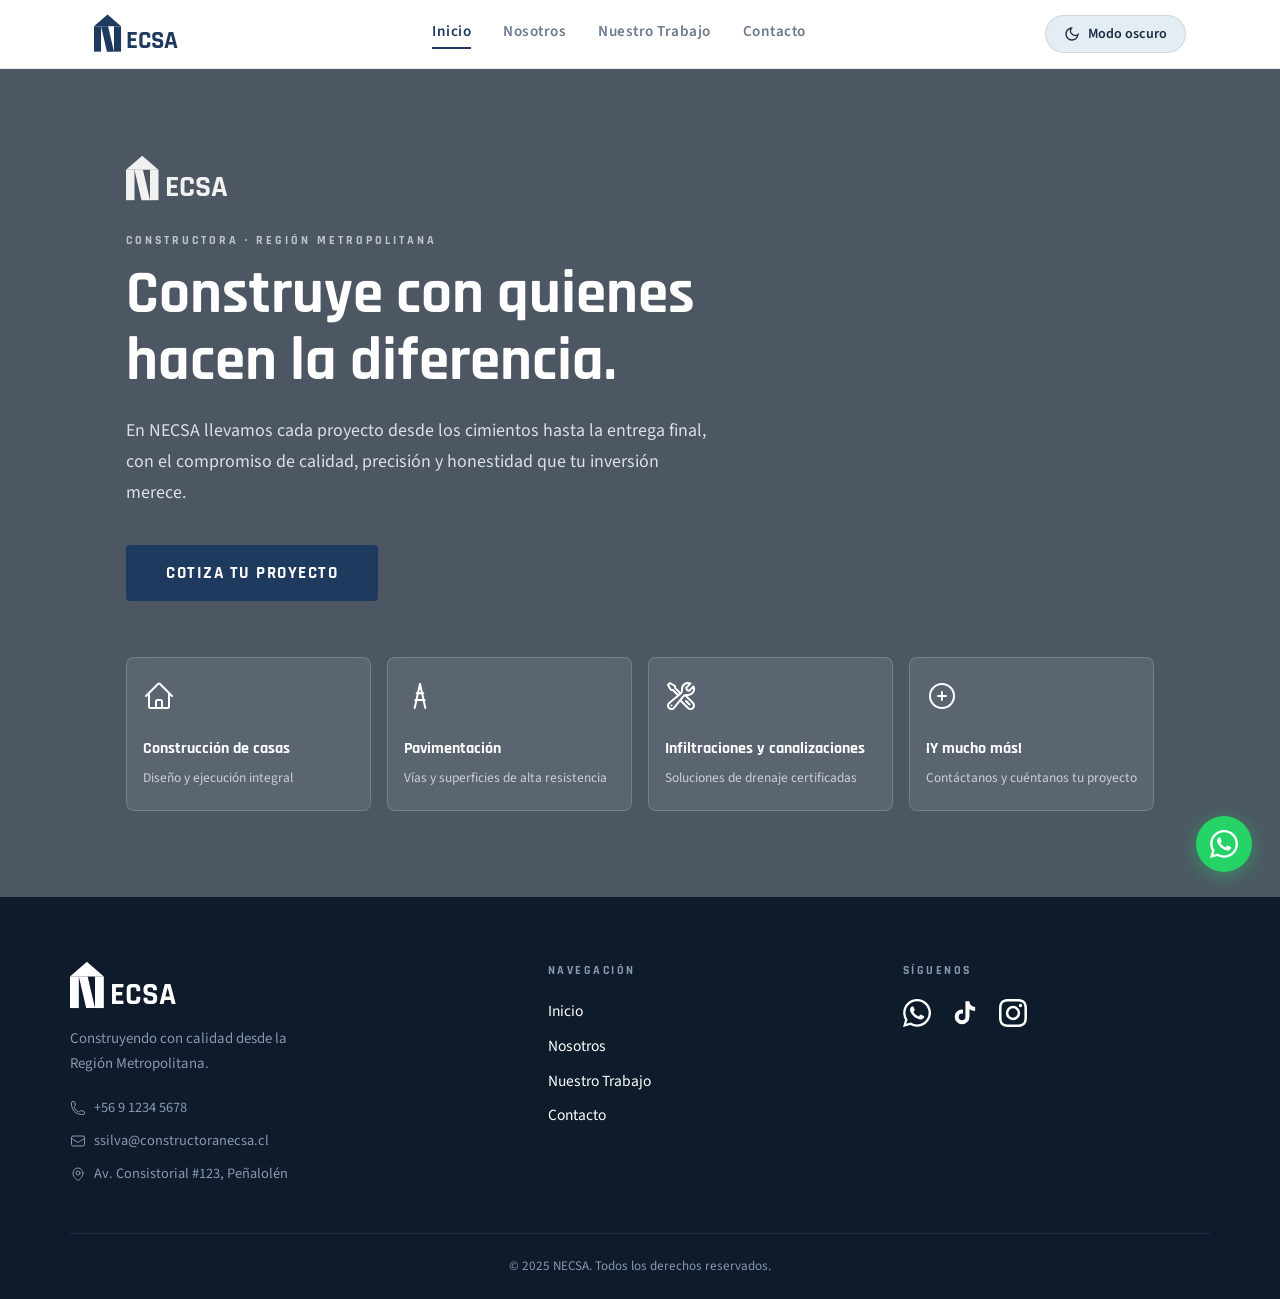
<file: index.html>
<!DOCTYPE html>
<html lang="es" data-theme="light">
<head>
  <meta charset="UTF-8" />
  <meta name="viewport" content="width=device-width, initial-scale=1.0" />
  <meta name="description" content="NECSA Constructora — Construcción de casas, pavimentación e infiltraciones en la Región Metropolitana de Santiago. Cotiza sin compromiso." />
  <link rel="icon" type="image/svg+xml" href="favicon.svg" />
  <title>NECSA — Inicio</title>
  <link rel="preconnect" href="https://fonts.googleapis.com" />
  <link rel="preconnect" href="https://fonts.gstatic.com" crossorigin />
  <link href="https://fonts.googleapis.com/css2?family=Rajdhani:wght@400;500;600;700&family=Source+Sans+3:wght@300;400;600;700&display=swap" rel="stylesheet" />
  <link rel="stylesheet" href="styles.css" />
</head>
<body>

  <!-- NAV -->
  <header class="navbar">
    <div class="container">
      <a href="index.html" class="nav-logo" aria-label="NECSA">
        <svg class="logo-svg logo-nav" xmlns="http://www.w3.org/2000/svg" viewBox="0 0 168 68" aria-hidden="true">
          <g fill="currentColor">
            <polygon points="0,21 23,1 46,21"/>
            <rect x="0" y="21" width="12" height="43"/>
            <polygon points="12,21 24,21 34,64 22,64"/>
            <rect x="34" y="21" width="12" height="43"/>
          </g>
          <text x="55" y="58" font-family="'Rajdhani', sans-serif" font-size="42" font-weight="700" fill="currentColor">ECSA</text>
        </svg>
      </a>
      <nav class="nav-links">
        <a href="index.html" class="active">Inicio</a>
        <a href="nosotros.html">Nosotros</a>
        <a href="trabajo.html">Nuestro Trabajo</a>
        <a href="contacto.html">Contacto</a>
      </nav>
      <div class="nav-right">
        <button class="theme-toggle" id="themeToggle" aria-label="Cambiar tema">
          <svg id="iconSun" xmlns="http://www.w3.org/2000/svg" fill="none" viewBox="0 0 24 24" stroke="currentColor" stroke-width="2" style="display:none">
            <circle cx="12" cy="12" r="5"/><line x1="12" y1="1" x2="12" y2="3"/><line x1="12" y1="21" x2="12" y2="23"/><line x1="4.22" y1="4.22" x2="5.64" y2="5.64"/><line x1="18.36" y1="18.36" x2="19.78" y2="19.78"/><line x1="1" y1="12" x2="3" y2="12"/><line x1="21" y1="12" x2="23" y2="12"/><line x1="4.22" y1="19.78" x2="5.64" y2="18.36"/><line x1="18.36" y1="5.64" x2="19.78" y2="4.22"/>
          </svg>
          <svg id="iconMoon" xmlns="http://www.w3.org/2000/svg" fill="none" viewBox="0 0 24 24" stroke="currentColor" stroke-width="2">
            <path d="M21 12.79A9 9 0 1111.21 3a7 7 0 009.79 9.79z"/>
          </svg>
          <span id="themeLabel" class="toggle-label">Modo oscuro</span>
        </button>
        <button class="hamburger" id="hamburger" aria-label="Menú">
          <span></span><span></span><span></span>
        </button>
      </div>
    </div>
    <nav class="mobile-nav" id="mobileNav">
      <a href="index.html" class="active">Inicio</a>
      <a href="nosotros.html">Nosotros</a>
      <a href="trabajo.html">Nuestro Trabajo</a>
      <a href="contacto.html">Contacto</a>
    </nav>
  </header>

  <!-- HERO -->
  <section class="hero-section-bg">
    <div class="hero-overlay"></div>
    <div class="container">
      <div class="hero-inner">
        <div class="hero-content">
          <div class="hero-logo-wrap">
            <svg class="logo-svg logo-hero" xmlns="http://www.w3.org/2000/svg" viewBox="0 0 168 68" aria-label="NECSA">
              <g fill="currentColor">
                <polygon points="0,21 23,1 46,21"/>
                <rect x="0" y="21" width="12" height="43"/>
                <polygon points="12,21 24,21 34,64 22,64"/>
                <rect x="34" y="21" width="12" height="43"/>
              </g>
              <text x="55" y="58" font-family="'Rajdhani', sans-serif" font-size="42" font-weight="700" fill="currentColor">ECSA</text>
            </svg>
          </div>
          <span class="section-label">Constructora · Región Metropolitana</span>
          <h1>Construye con quienes hacen la diferencia.</h1>
          <p>En NECSA llevamos cada proyecto desde los cimientos hasta la entrega final, con el compromiso de calidad, precisión y honestidad que tu inversión merece.</p>
          <a href="contacto.html" class="btn-primary">Cotiza tu proyecto</a>
        </div>
        <div class="hero-features">
          <div class="hero-card">
            <div class="icon"><svg width="32" height="32" viewBox="0 0 24 24" fill="none" stroke="currentColor" stroke-width="1.5" stroke-linecap="round" stroke-linejoin="round"><path d="M2.25 12l8.954-8.955a1.126 1.126 0 011.591 0L21.75 12M4.5 9.75v10.125c0 .621.504 1.125 1.125 1.125H9.75v-4.875c0-.621.504-1.125 1.125-1.125h2.25c.621 0 1.125.504 1.125 1.125V21h4.125c.621 0 1.125-.504 1.125-1.125V9.75M8.25 21h8.25"/></svg></div>
            <h3>Construcción de casas</h3>
            <p>Diseño y ejecución integral</p>
          </div>
          <div class="hero-card">
            <div class="icon"><svg width="32" height="32" viewBox="0 0 24 24" fill="none" stroke="currentColor" stroke-width="1.5" stroke-linecap="round" stroke-linejoin="round"><line x1="12" y1="3" x2="8" y2="21"/><line x1="12" y1="3" x2="16" y2="21"/><line x1="9.5" y1="10" x2="14.5" y2="10"/><line x1="8.5" y1="15" x2="15.5" y2="15"/></svg></div>
            <h3>Pavimentación</h3>
            <p>Vías y superficies de alta resistencia</p>
          </div>
          <div class="hero-card">
            <div class="icon"><svg width="32" height="32" viewBox="0 0 24 24" fill="none" stroke="currentColor" stroke-width="1.5" stroke-linecap="round" stroke-linejoin="round"><path d="M11.42 15.17L17.25 21A2.652 2.652 0 0021 17.25l-5.877-5.877M11.42 15.17l2.496-3.03c.317-.384.74-.626 1.208-.766M11.42 15.17l-4.655 5.653a2.548 2.548 0 11-3.586-3.586l6.837-5.63m5.108-.233c.55-.164 1.163-.188 1.743-.14a4.5 4.5 0 004.486-6.336l-3.276 3.277a3.004 3.004 0 01-2.25-2.25l3.276-3.276a4.5 4.5 0 00-6.336 4.486c.091 1.076-.071 2.264-.904 2.95l-.102.085m-1.745 1.437L5.909 7.5H4.5L2.25 3.75l1.5-1.5L7.5 4.5v1.409l4.26 4.26m-1.745 1.437l1.745-1.437m6.615 8.206L15.75 15.75M4.867 19.125h.008v.008h-.008v-.008z"/></svg></div>
            <h3>Infiltraciones y canalizaciones</h3>
            <p>Soluciones de drenaje certificadas</p>
          </div>
          <div class="hero-card" onclick="location.href='contacto.html'">
            <div class="icon"><svg width="32" height="32" viewBox="0 0 24 24" fill="none" stroke="currentColor" stroke-width="1.5" stroke-linecap="round" stroke-linejoin="round"><path d="M12 9v6m3-3H9m12 0a9 9 0 11-18 0 9 9 0 0118 0z"/></svg></div>
            <h3>¡Y mucho más!</h3>
            <p>Contáctanos y cuéntanos tu proyecto</p>
          </div>
        </div>
      </div>
    </div>
  </section>

  <!-- FOOTER -->
  <footer class="site-footer">
    <div class="footer-grid">
      <div>
        <div class="footer-logo-wrap">
          <svg class="logo-svg logo-footer" xmlns="http://www.w3.org/2000/svg" viewBox="0 0 168 68" aria-label="NECSA">
            <g fill="currentColor">
              <polygon points="0,21 23,1 46,21"/>
              <rect x="0" y="21" width="12" height="43"/>
              <polygon points="12,21 24,21 34,64 22,64"/>
              <rect x="34" y="21" width="12" height="43"/>
            </g>
            <text x="55" y="58" font-family="'Rajdhani', sans-serif" font-size="42" font-weight="700" fill="currentColor">ECSA</text>
          </svg>
        </div>
        <p class="footer-tagline">Construyendo con calidad desde la Región Metropolitana.</p>
        <div class="footer-contact">
          <a href="tel:+56912345678" class="footer-contact-item"><svg width="16" height="16" viewBox="0 0 24 24" fill="none" stroke="currentColor" stroke-width="1.5" stroke-linecap="round" stroke-linejoin="round"><path d="M2.25 6.75c0 8.284 6.716 15 15 15h2.25a2.25 2.25 0 002.25-2.25v-1.372c0-.516-.351-.966-.852-1.091l-4.423-1.106c-.44-.11-.902.055-1.173.417l-.97 1.293c-.282.376-.769.542-1.21.38a12.035 12.035 0 01-7.143-7.143c-.162-.441.004-.928.38-1.21l1.293-.97c.363-.271.527-.734.417-1.173L6.963 3.102a1.125 1.125 0 00-1.091-.852H4.5A2.25 2.25 0 002.25 4.5v2.25z"/></svg>+56 9 1234 5678</a>
          <a href="mailto:ssilva@constructoranecsa.cl" class="footer-contact-item"><svg width="16" height="16" viewBox="0 0 24 24" fill="none" stroke="currentColor" stroke-width="1.5" stroke-linecap="round" stroke-linejoin="round"><path d="M21.75 6.75v10.5a2.25 2.25 0 01-2.25 2.25h-15a2.25 2.25 0 01-2.25-2.25V6.75m19.5 0A2.25 2.25 0 0019.5 4.5h-15a2.25 2.25 0 00-2.25 2.25m19.5 0v.243a2.25 2.25 0 01-1.07 1.916l-7.5 4.615a2.25 2.25 0 01-2.36 0L3.32 8.91a2.25 2.25 0 01-1.07-1.916V6.75"/></svg>ssilva@constructoranecsa.cl</a>
          <span class="footer-contact-item"><svg width="16" height="16" viewBox="0 0 24 24" fill="none" stroke="currentColor" stroke-width="1.5" stroke-linecap="round" stroke-linejoin="round"><path d="M15 10.5a3 3 0 11-6 0 3 3 0 016 0z"/><path d="M19.5 10.5c0 7.142-7.5 11.25-7.5 11.25S4.5 17.642 4.5 10.5a7.5 7.5 0 1115 0z"/></svg>Av. Consistorial #123, Peñalolén</span>
        </div>
      </div>
      <div class="footer-col">
        <h4>Navegación</h4>
        <nav class="footer-nav">
          <a href="index.html">Inicio</a>
          <a href="nosotros.html">Nosotros</a>
          <a href="trabajo.html">Nuestro Trabajo</a>
          <a href="contacto.html">Contacto</a>
        </nav>
      </div>
      <div class="footer-col">
        <h4>Síguenos</h4>
        <div class="social-icons">
          <a href="https://wa.me/56912345678" target="_blank" rel="noopener noreferrer" aria-label="WhatsApp">
            <svg xmlns="http://www.w3.org/2000/svg" width="28" height="28" viewBox="0 0 24 24" fill="currentColor">
              <path d="M17.472 14.382c-.297-.149-1.758-.867-2.03-.967-.273-.099-.471-.148-.67.15-.197.297-.767.966-.94 1.164-.173.199-.347.223-.644.075-.297-.15-1.255-.463-2.39-1.475-.883-.788-1.48-1.761-1.653-2.059-.173-.297-.018-.458.13-.606.134-.133.298-.347.446-.52.149-.174.198-.298.298-.497.099-.198.05-.371-.025-.52-.075-.149-.669-1.612-.916-2.207-.242-.579-.487-.5-.669-.51-.173-.008-.371-.01-.57-.01-.198 0-.52.074-.792.372-.272.297-1.04 1.016-1.04 2.479 0 1.462 1.065 2.875 1.213 3.074.149.198 2.096 3.2 5.077 4.487.709.306 1.262.489 1.694.625.712.227 1.36.195 1.871.118.571-.085 1.758-.719 2.006-1.413.248-.694.248-1.289.173-1.413-.074-.124-.272-.198-.57-.347m-5.421 7.403h-.004a9.87 9.87 0 01-5.031-1.378l-.361-.214-3.741.982.998-3.648-.235-.374a9.86 9.86 0 01-1.51-5.26c.001-5.45 4.436-9.884 9.888-9.884 2.64 0 5.122 1.03 6.988 2.898a9.825 9.825 0 012.893 6.994c-.003 5.45-4.437 9.884-9.885 9.884m8.413-18.297A11.815 11.815 0 0012.05 0C5.495 0 .16 5.335.157 11.892c0 2.096.547 4.142 1.588 5.945L.057 24l6.305-1.654a11.882 11.882 0 005.683 1.448h.005c6.554 0 11.89-5.335 11.893-11.893a11.821 11.821 0 00-3.48-8.413z"/>
            </svg>
          </a>
          <a href="https://www.tiktok.com/@necsa" target="_blank" rel="noopener noreferrer" aria-label="TikTok">
            <svg xmlns="http://www.w3.org/2000/svg" width="28" height="28" viewBox="0 0 24 24" fill="currentColor">
              <path d="M19.59 6.69a4.83 4.83 0 01-3.77-4.25V2h-3.45v13.67a2.89 2.89 0 01-2.88 2.5 2.89 2.89 0 01-2.89-2.89 2.89 2.89 0 012.89-2.89c.28 0 .54.04.79.1V9.01a6.33 6.33 0 00-.79-.05 6.34 6.34 0 00-6.34 6.34 6.34 6.34 0 006.34 6.34 6.34 6.34 0 006.33-6.34V8.69a8.28 8.28 0 004.85 1.56V6.79a4.85 4.85 0 01-1.08-.1z"/>
            </svg>
          </a>
          <a href="https://www.instagram.com/necsa" target="_blank" rel="noopener noreferrer" aria-label="Instagram">
            <svg xmlns="http://www.w3.org/2000/svg" width="28" height="28" viewBox="0 0 24 24" fill="currentColor">
              <path d="M12 2.163c3.204 0 3.584.012 4.85.07 3.252.148 4.771 1.691 4.919 4.919.058 1.265.069 1.645.069 4.849 0 3.205-.012 3.584-.069 4.849-.149 3.225-1.664 4.771-4.919 4.919-1.266.058-1.644.07-4.85.07-3.204 0-3.584-.012-4.849-.07-3.26-.149-4.771-1.699-4.919-4.92-.058-1.265-.07-1.644-.07-4.849 0-3.204.013-3.583.07-4.849.149-3.227 1.664-4.771 4.919-4.919 1.266-.057 1.645-.069 4.849-.069zm0-2.163c-3.259 0-3.667.014-4.947.072-4.358.2-6.78 2.618-6.98 6.98-.059 1.281-.073 1.689-.073 4.948 0 3.259.014 3.668.072 4.948.2 4.358 2.618 6.78 6.98 6.98 1.281.058 1.689.072 4.948.072 3.259 0 3.668-.014 4.948-.072 4.354-.2 6.782-2.618 6.979-6.98.059-1.28.073-1.689.073-4.948 0-3.259-.014-3.667-.072-4.947-.196-4.354-2.617-6.78-6.979-6.98-1.281-.059-1.69-.073-4.949-.073zm0 5.838a6.162 6.162 0 100 12.324 6.162 6.162 0 000-12.324zM12 16a4 4 0 110-8 4 4 0 010 8zm6.406-11.845a1.44 1.44 0 100 2.881 1.44 1.44 0 000-2.881z"/>
            </svg>
          </a>
        </div>
      </div>
    </div>
    <div class="footer-bottom">© 2025 NECSA. Todos los derechos reservados.</div>
  </footer>

  <a href="https://wa.me/56912345678" target="_blank" rel="noopener noreferrer" class="wa-float" aria-label="Contactar por WhatsApp"><svg xmlns="http://www.w3.org/2000/svg" width="28" height="28" viewBox="0 0 24 24" fill="currentColor"><path d="M17.472 14.382c-.297-.149-1.758-.867-2.03-.967-.273-.099-.471-.148-.67.15-.197.297-.767.966-.94 1.164-.173.199-.347.223-.644.075-.297-.15-1.255-.463-2.39-1.475-.883-.788-1.48-1.761-1.653-2.059-.173-.297-.018-.458.13-.606.134-.133.298-.347.446-.52.149-.174.198-.298.298-.497.099-.198.05-.371-.025-.52-.075-.149-.669-1.612-.916-2.207-.242-.579-.487-.5-.669-.51-.173-.008-.371-.01-.57-.01-.198 0-.52.074-.792.372-.272.297-1.04 1.016-1.04 2.479 0 1.462 1.065 2.875 1.213 3.074.149.198 2.096 3.2 5.077 4.487.709.306 1.262.489 1.694.625.712.227 1.36.195 1.871.118.571-.085 1.758-.719 2.006-1.413.248-.694.248-1.289.173-1.413-.074-.124-.272-.198-.57-.347m-5.421 7.403h-.004a9.87 9.87 0 01-5.031-1.378l-.361-.214-3.741.982.998-3.648-.235-.374a9.86 9.86 0 01-1.51-5.26c.001-5.45 4.436-9.884 9.888-9.884 2.64 0 5.122 1.03 6.988 2.898a9.825 9.825 0 012.893 6.994c-.003 5.45-4.437 9.884-9.885 9.884m8.413-18.297A11.815 11.815 0 0012.05 0C5.495 0 .16 5.335.157 11.892c0 2.096.547 4.142 1.588 5.945L.057 24l6.305-1.654a11.882 11.882 0 005.683 1.448h.005c6.554 0 11.89-5.335 11.893-11.893a11.821 11.821 0 00-3.48-8.413z"/></svg></a>
  <script src="scripts.js"></script>
</body>
</html>
</file>
<file: styles.css>
/* === TOKENS === */
:root {
  --bg:          #F0F4F8;
  --surface:     #ffffff;
  --surface-alt: #E4ECF4;
  --navy:        #1E3A5F;
  --navy-h:      #162d4a;
  --navy-dark:   #0D1B2A;
  --steel:       #6B7A8D;
  --text:        #1A2D42;
  --text-muted:  #6B7A8D;
  --border:      rgba(30,58,95,0.12);
  --nav-bg:      rgba(255,255,255,0.97);
  --card-bg:     #ffffff;
  --shadow:      0 4px 24px rgba(30,58,95,0.10);
  --overlay:     rgba(13,27,42,0.72);
}
[data-theme="dark"] {
  --bg:          #0D1B2A;
  --surface:     #1A2D42;
  --surface-alt: #152334;
  --navy:        #3A6EA8;
  --navy-h:      #2e5a8a;
  --steel:       #8899AA;
  --text:        #F0F4F8;
  --text-muted:  #8899AA;
  --border:      rgba(240,244,248,0.10);
  --nav-bg:      rgba(13,27,42,0.98);
  --card-bg:     #1A2D42;
  --shadow:      0 4px 24px rgba(0,0,0,0.30);
  --overlay:     rgba(5,12,20,0.80);
}

/* === RESET === */
*, *::before, *::after { box-sizing: border-box; margin: 0; padding: 0; }
html { scroll-behavior: smooth; }
body {
  font-family: 'Source Sans 3', sans-serif;
  background: var(--bg);
  color: var(--text);
  transition: background .3s, color .3s;
  overflow-x: hidden;
  line-height: 1.6;
}
img { display: block; width: 100%; }
a { text-decoration: none; color: inherit; }
ul { list-style: none; }
button { cursor: pointer; border: none; background: none; font-family: inherit; }

/* === UTILS === */
.container { max-width: 1140px; margin: 0 auto; padding: 0 24px; }

.section-label {
  font-family: 'Rajdhani', sans-serif;
  font-size: .78rem; font-weight: 700; letter-spacing: 3px;
  text-transform: uppercase; color: var(--steel);
  display: block; margin-bottom: 10px;
}
.section-title {
  font-family: 'Rajdhani', sans-serif;
  font-size: clamp(2rem, 4vw, 2.9rem);
  font-weight: 700; color: var(--text);
  line-height: 1.15; margin-bottom: 20px;
}

/* === SCROLL REVEAL === */
.reveal { opacity: 0; transform: translateY(30px); transition: opacity .65s ease, transform .65s ease; }
.reveal.visible { opacity: 1; transform: translateY(0); }

/* ===========================
   NAVBAR
   =========================== */
.navbar {
  position: sticky; top: 0; z-index: 1000;
  background: var(--nav-bg);
  backdrop-filter: blur(12px);
  border-bottom: 1px solid var(--border);
  transition: background .3s;
}
.navbar .container {
  display: flex; align-items: center; justify-content: space-between; height: 68px;
}
.nav-logo { display: flex; align-items: center; }
.nav-links { display: flex; gap: 32px; align-items: center; }
.nav-links a {
  font-size: .95rem; font-weight: 600; color: var(--text-muted);
  letter-spacing: .5px;
  padding-bottom: 3px;
  border-bottom: 2px solid transparent;
  transition: color .2s, border-color .2s;
}
.nav-links a:hover { color: var(--navy); }
.nav-links a.active { color: var(--navy); border-bottom-color: var(--navy); }
.nav-right { display: flex; align-items: center; gap: 12px; }

/* ===========================
   LOGO SVG
   =========================== */
.logo-svg { display: block; overflow: visible; }
.logo-nav    { height: 40px; width: auto; color: var(--navy); transition: color .3s; }
[data-theme="dark"] .logo-nav { color: #ffffff; }
.logo-footer { height: 50px; width: auto; color: #ffffff; }
.logo-hero   { height: 48px; width: auto; color: #ffffff; opacity: .92; }
.hero-logo-wrap { margin-bottom: 28px; }
.logo-stamp  { height: 32px; width: auto; color: var(--navy); opacity: .15; margin-bottom: 12px; }
[data-theme="dark"] .logo-stamp { color: #ffffff; }

/* Botón modo oscuro/claro */
.theme-toggle {
  display: flex; align-items: center; gap: 8px;
  padding: 8px 18px; border-radius: 20px;
  background: var(--surface-alt);
  border: 1.5px solid var(--border);
  color: var(--text);
  font-family: 'Source Sans 3', sans-serif;
  font-size: .88rem; font-weight: 600;
  transition: background .2s, border-color .2s, color .2s;
  white-space: nowrap;
}
.theme-toggle:hover { background: var(--navy); color: #fff; border-color: var(--navy); }
.theme-toggle svg { width: 16px; height: 16px; flex-shrink: 0; }

/* Hamburger */
.hamburger { display: none; flex-direction: column; gap: 5px; width: 32px; padding: 4px; }
.hamburger span { display: block; height: 2px; background: var(--text); border-radius: 2px; transition: all .3s; }
.hamburger.open span:nth-child(1) { transform: translateY(7px) rotate(45deg); }
.hamburger.open span:nth-child(2) { opacity: 0; }
.hamburger.open span:nth-child(3) { transform: translateY(-7px) rotate(-45deg); }

.mobile-nav {
  display: none; flex-direction: column;
  background: var(--nav-bg); border-top: 1px solid var(--border);
  padding: 12px 24px 20px; gap: 2px;
}
.mobile-nav.open { display: flex; }
.mobile-nav a {
  padding: 12px 0; font-size: 1.05rem; font-weight: 600;
  color: var(--text); border-bottom: 1px solid var(--border);
  transition: color .2s;
}
.mobile-nav a:last-child { border-bottom: none; }
.mobile-nav a.active { color: var(--navy); }

/* ===========================
   HERO (index.html)
   =========================== */
.hero-section-bg {
  position: relative; min-height: 92vh;
  display: flex; align-items: center;
  background-image: url('https://images.unsplash.com/photo-1487958449943-2429e8be8625?auto=format&fit=crop&w=1920&q=80');
  background-size: cover; background-position: center;
}
.hero-overlay { position: absolute; inset: 0; background: var(--overlay); }
.hero-inner {
  position: relative; z-index: 1;
  display: flex; flex-direction: column;
  min-height: 92vh; justify-content: center;
  padding: 80px 0;
}
.hero-content { max-width: 720px; }
.hero-content .section-label { color: rgba(240,244,248,.7); }
.hero-content h1 {
  font-family: 'Rajdhani', sans-serif;
  font-size: clamp(2.4rem, 5.5vw, 3.8rem);
  font-weight: 700; color: #fff; line-height: 1.1; margin-bottom: 20px;
}
.hero-content > p {
  font-size: clamp(1rem, 2vw, 1.12rem);
  color: rgba(240,244,248,.88);
  max-width: 580px; margin-bottom: 36px; line-height: 1.75;
}
.btn-primary {
  display: inline-block; background: var(--navy); color: #fff;
  font-family: 'Rajdhani', sans-serif; font-size: 1.05rem;
  font-weight: 700; letter-spacing: 1.5px; text-transform: uppercase;
  padding: 15px 40px; border-radius: 4px;
  transition: background .2s, transform .15s;
}
.btn-primary:hover { background: var(--navy-h); transform: translateY(-2px); }

.hero-features {
  display: grid; grid-template-columns: repeat(4, 1fr);
  gap: 16px; margin-top: 56px;
}
.hero-card {
  background: rgba(240,244,248,.09);
  backdrop-filter: blur(8px);
  border: 1px solid rgba(240,244,248,.18);
  border-radius: 8px; padding: 22px 16px;
  color: #fff; cursor: pointer;
  transition: background .2s, transform .2s;
}
.hero-card:hover { background: rgba(240,244,248,.17); transform: translateY(-3px); }
.hero-card .icon { font-size: 1.7rem; margin-bottom: 10px; }
.hero-card h3 { font-family: 'Rajdhani', sans-serif; font-size: 1.02rem; font-weight: 700; margin-bottom: 6px; }
.hero-card p { font-size: .84rem; color: rgba(240,244,248,.75); margin: 0; line-height: 1.5; }

/* ===========================
   NOSOTROS (nosotros.html)
   =========================== */
.page-section { padding: 100px 0; background: var(--surface); }
.nosotros-grid { display: grid; grid-template-columns: 1fr 1fr; gap: 72px; align-items: center; }
.nosotros-text p.body { color: var(--text-muted); font-size: 1.05rem; line-height: 1.75; margin-bottom: 14px; }
.location-box {
  display: flex; align-items: flex-start; gap: 10px;
  background: var(--surface-alt); border-left: 3px solid var(--navy);
  border-radius: 0 8px 8px 0; padding: 14px 16px;
  margin: 24px 0; font-size: .96rem; color: var(--text-muted);
}
.values { display: flex; flex-direction: column; gap: 12px; margin-top: 28px; }
.value-item {
  display: flex; align-items: center; gap: 14px;
  background: var(--surface-alt); border-radius: 8px; padding: 14px 16px;
}
.value-item .vi { font-size: 1.4rem; }
.value-item strong { display: block; font-family: 'Rajdhani', sans-serif; font-size: 1.05rem; font-weight: 700; color: var(--text); }
.value-item span { font-size: .87rem; color: var(--text-muted); }
.nosotros-img { border-radius: 12px; overflow: hidden; box-shadow: var(--shadow); aspect-ratio: 4/5; }
.nosotros-img img { width: 100%; height: 100%; object-fit: cover; }

/* ===========================
   NUESTRO TRABAJO (trabajo.html)
   =========================== */
.trabajo-section { padding: 100px 0; background: var(--bg); }
.section-header { margin-bottom: 52px; }
.projects-grid { display: grid; grid-template-columns: repeat(2,1fr); gap: 28px; }
.project-card {
  background: var(--card-bg); border-radius: 12px;
  overflow: hidden; box-shadow: var(--shadow);
  transition: transform .25s, box-shadow .25s;
}
.project-card:hover { transform: translateY(-6px); box-shadow: 0 12px 40px rgba(30,58,95,.18); }
.pc-img { aspect-ratio: 4/3; overflow: hidden; }
.pc-img img { width: 100%; height: 100%; object-fit: cover; transition: transform .5s; }
.project-card:hover .pc-img img { transform: scale(1.05); }
.pc-body { padding: 22px 24px; }
.pc-body h3 { font-family: 'Rajdhani', sans-serif; font-size: 1.22rem; font-weight: 700; color: var(--text); margin-bottom: 8px; }
.pc-body p { font-size: .92rem; color: var(--text-muted); line-height: 1.6; margin-bottom: 16px; }
.pc-meta { display: flex; align-items: center; justify-content: space-between; font-size: .85rem; }
.pc-loc { color: var(--steel); display: flex; align-items: center; gap: 5px; }
.pc-price {
  font-family: 'Rajdhani', sans-serif; font-size: 1.05rem; font-weight: 700;
  color: var(--navy); background: var(--surface-alt); padding: 4px 12px; border-radius: 20px;
}

/* ===========================
   CONTACTO (contacto.html)
   =========================== */
.contacto-section { padding: 100px 0; background: var(--surface); }
.contacto-wrap { max-width: 720px; margin: 0 auto; }
.contacto-wrap .section-header { text-align: center; }
.contacto-wrap .section-title { text-align: center; }
.contacto-subtitle { text-align: center; font-size: 1.05rem; color: var(--text-muted); margin-top: 10px; }
.contact-form { display: flex; flex-direction: column; gap: 20px; margin-top: 40px; }
.form-row { display: grid; grid-template-columns: 1fr 1fr; gap: 20px; }
.form-group { display: flex; flex-direction: column; gap: 6px; }
.form-group label { font-size: .88rem; font-weight: 600; color: var(--text-muted); }
.form-group input,
.form-group select,
.form-group textarea {
  font-family: 'Source Sans 3', sans-serif; font-size: .97rem;
  color: var(--text); background: var(--bg);
  border: 1.5px solid var(--border); border-radius: 6px;
  padding: 12px 14px; outline: none;
  transition: border-color .2s, box-shadow .2s;
  -webkit-appearance: none; appearance: none;
}
.form-group select {
  background-image: url("data:image/svg+xml,%3Csvg xmlns='http://www.w3.org/2000/svg' width='12' height='8' viewBox='0 0 12 8'%3E%3Cpath d='M1 1l5 5 5-5' stroke='%236B7A8D' stroke-width='1.5' fill='none' stroke-linecap='round'/%3E%3C/svg%3E");
  background-repeat: no-repeat; background-position: right 14px center; padding-right: 38px;
}
.form-group input:focus,
.form-group select:focus,
.form-group textarea:focus { border-color: var(--navy); box-shadow: 0 0 0 3px rgba(30,58,95,.12); }
.form-group textarea { resize: vertical; min-height: 120px; }
.form-group input[type="file"] { padding: 10px 12px; cursor: pointer; font-size: .87rem; }
.form-group select:disabled { opacity: .65; cursor: not-allowed; }
.btn-submit {
  display: block; width: 100%; padding: 17px;
  background: var(--navy); color: #fff;
  font-family: 'Rajdhani', sans-serif; font-size: 1.1rem;
  font-weight: 700; letter-spacing: 1.5px; text-transform: uppercase;
  border-radius: 6px; transition: background .2s, transform .15s; margin-top: 4px;
}
.btn-submit:hover { background: var(--navy-h); transform: translateY(-2px); }
/* ===========================
   WHATSAPP FLOAT
   =========================== */
.wa-float {
  position: fixed; bottom: 28px; right: 28px; z-index: 999;
  width: 56px; height: 56px; border-radius: 50%;
  background: #25D366; color: #fff;
  display: flex; align-items: center; justify-content: center;
  box-shadow: 0 4px 20px rgba(37,211,102,.45);
  transition: transform .2s, box-shadow .2s;
}
.wa-float:hover { transform: scale(1.1); box-shadow: 0 6px 28px rgba(37,211,102,.6); }

/* ===========================
   FOOTER CONTACT INFO
   =========================== */
.footer-contact { display: flex; flex-direction: column; gap: 10px; margin-top: 20px; }
.footer-contact-item {
  display: flex; align-items: center; gap: 8px;
  font-size: .9rem; color: #8899AA;
  transition: color .2s; text-decoration: none;
}
a.footer-contact-item:hover { color: #7EC8E3; }
.footer-contact-item svg { flex-shrink: 0; }

/* ===========================
   CTA SECTION
   =========================== */
.cta-section { background: var(--navy-dark); padding: 80px 0; text-align: center; }
.cta-inner { max-width: 620px; margin: 0 auto; }
.cta-inner h2 { font-family: 'Rajdhani', sans-serif; font-size: clamp(1.8rem, 4vw, 2.5rem); font-weight: 700; color: #fff; margin-bottom: 16px; }
.cta-inner p { font-size: 1.05rem; color: rgba(240,244,248,.75); margin-bottom: 36px; line-height: 1.7; }
.btn-cta {
  display: inline-block; background: transparent; color: #fff;
  font-family: 'Rajdhani', sans-serif; font-size: 1.05rem;
  font-weight: 700; letter-spacing: 1.5px; text-transform: uppercase;
  padding: 14px 40px; border-radius: 4px; border: 2px solid rgba(255,255,255,.6);
  transition: background .2s, border-color .2s, transform .15s;
}
.btn-cta:hover { background: rgba(255,255,255,.1); border-color: #fff; transform: translateY(-2px); }

/* ===========================
   FOOTER
   =========================== */
.site-footer {
  background: #0D1B2A; color: #fff;
  padding: 64px 24px 0;
  font-family: 'Source Sans 3', sans-serif;
}
.footer-grid {
  display: grid; grid-template-columns: 1.4fr 1fr 1fr;
  gap: 48px; max-width: 1140px; margin: 0 auto; padding-bottom: 48px;
}
.footer-logo-wrap { margin-bottom: 16px; }
.footer-tagline { font-size: .93rem; color: #8899AA; line-height: 1.65; max-width: 240px; }
.footer-col h4 {
  font-family: 'Rajdhani', sans-serif; font-size: .78rem; font-weight: 700;
  text-transform: uppercase; letter-spacing: 2.5px; color: #8899AA; margin-bottom: 18px;
}
.footer-nav { display: flex; flex-direction: column; gap: 10px; }
.footer-nav a { font-size: .97rem; color: #fff; transition: color .2s; }
.footer-nav a:hover { color: #7EC8E3; }
.social-icons { display: flex; gap: 20px; align-items: center; }
.social-icons a { color: #fff; display: flex; align-items: center; transition: color .2s; }
.social-icons a:hover { color: #7EC8E3; }
.footer-bottom {
  border-top: 1px solid #1e3048; max-width: 1140px; margin: 0 auto;
  padding: 22px 0; text-align: center; font-size: .82rem; color: #8899AA;
}

/* ===========================
   RESPONSIVE
   =========================== */
@media (max-width: 900px) {
  .nosotros-grid { grid-template-columns: 1fr; gap: 40px; }
  .nosotros-img { aspect-ratio: 16/9; }
  .projects-grid { grid-template-columns: 1fr; }
  .hero-features { grid-template-columns: repeat(2,1fr); }
}
@media (max-width: 768px) {
  .nav-links { display: none; }
  .hamburger { display: flex; }
  .toggle-label { display: none; }
  .theme-toggle { padding: 8px 12px; }
  .form-row { grid-template-columns: 1fr; }
  .footer-grid { grid-template-columns: 1fr; gap: 36px; }
}
@media (max-width: 480px) {
  .hero-features { grid-template-columns: 1fr; }
}
</file>
